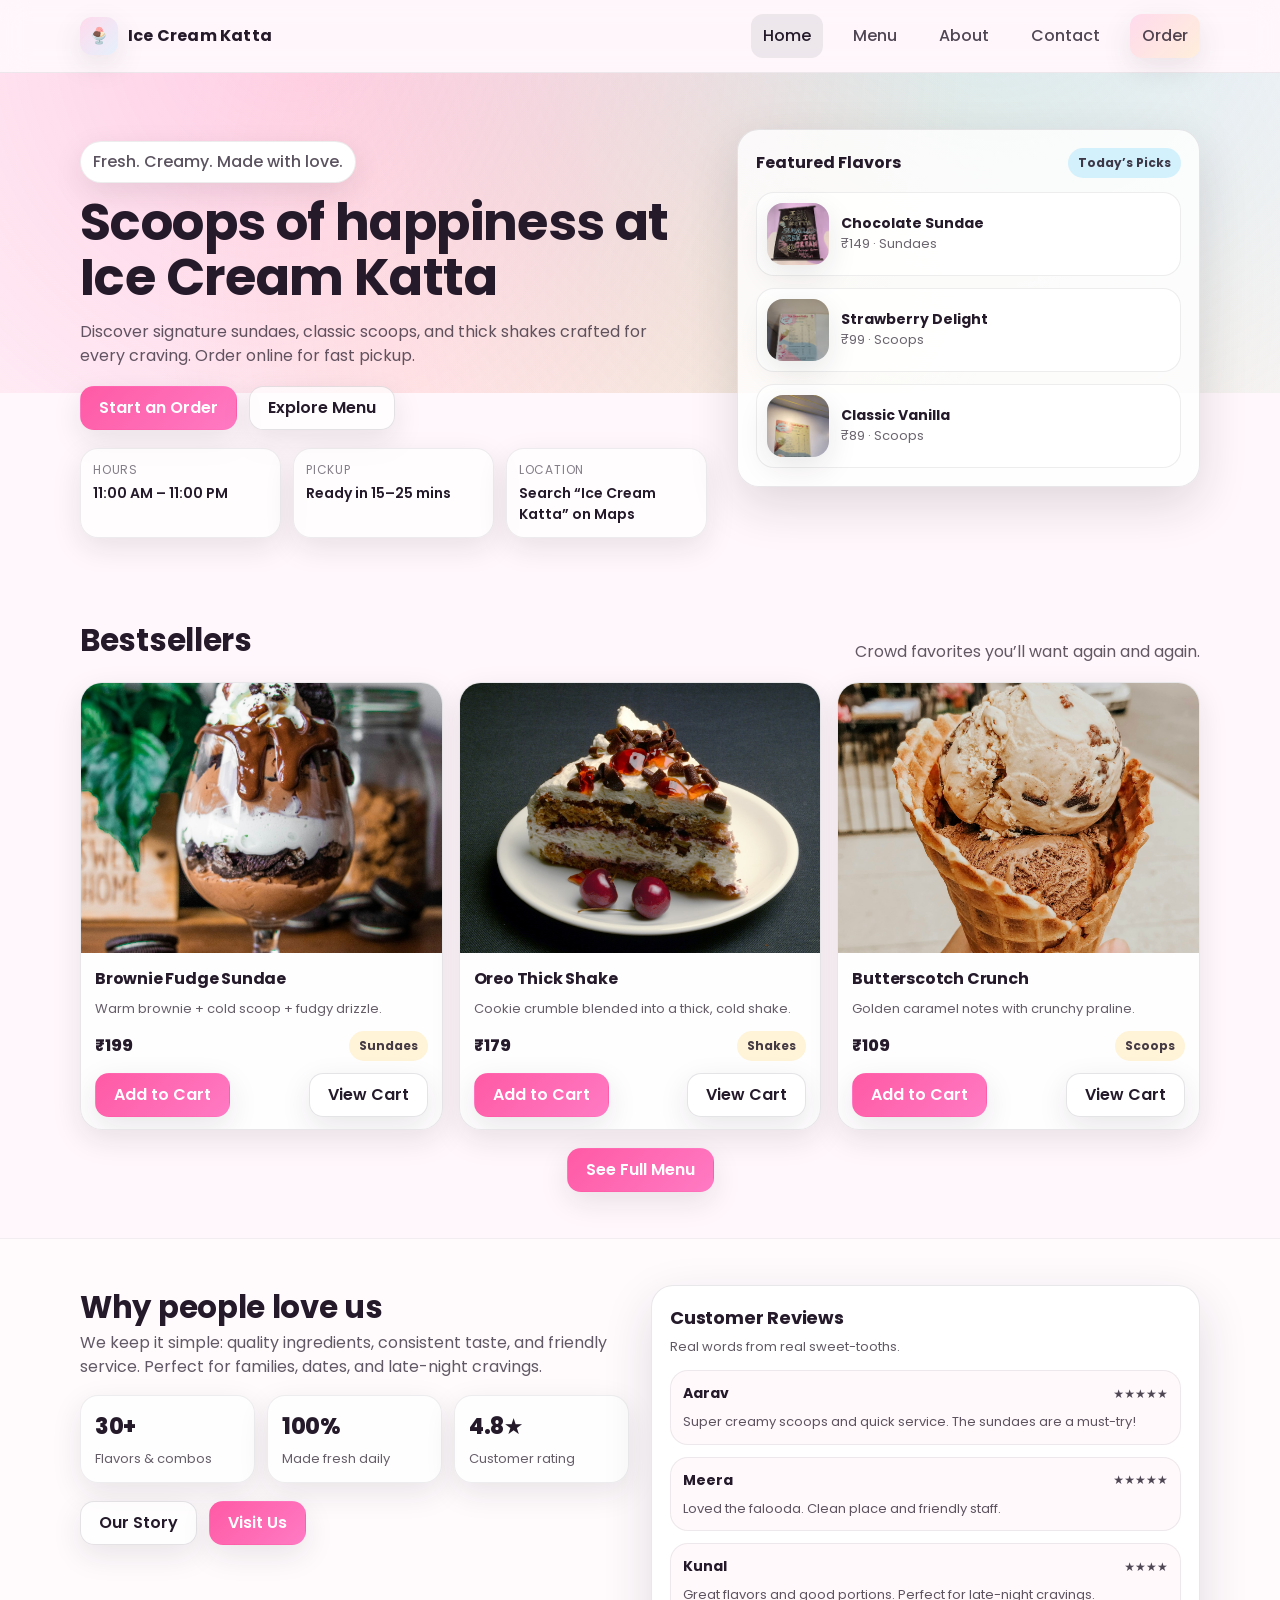
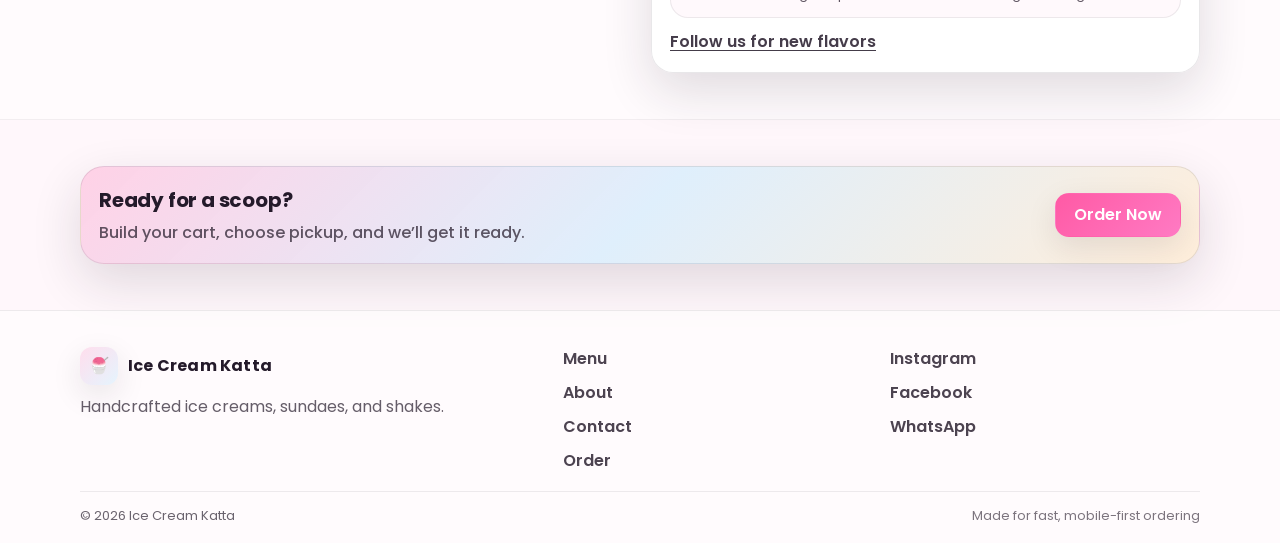
<file: index.html>
<!doctype html>
<html lang="en">
  <head>
    <meta charset="utf-8" />
    <meta name="viewport" content="width=device-width, initial-scale=1" />
    <meta
      name="description"
      content="Ice Cream Katta — handcrafted ice creams, sundaes, and shakes. Visit us for fresh flavors, friendly vibes, and fast online ordering."
    />
    <meta name="robots" content="index,follow" />
    <meta name="theme-color" content="#ff5aa5" />

    <meta property="og:title" content="Ice Cream Katta" />
    <meta
      property="og:description"
      content="Handcrafted ice creams, sundaes, and shakes. Order online or visit our shop."
    />
    <meta property="og:type" content="website" />

    <link rel="preconnect" href="https://fonts.googleapis.com" />
    <link rel="preconnect" href="https://fonts.gstatic.com" crossorigin />
    <link
      href="https://fonts.googleapis.com/css2?family=Poppins:wght@400;500;600;700&display=swap"
      rel="stylesheet"
    />
    <link rel="stylesheet" href="./assets/css/styles.css?v=1" />

    <title>Ice Cream Katta | Home</title>

    <script type="application/ld+json">
      {
        "@context": "https://schema.org",
        "@type": "IceCreamShop",
        "name": "Ice Cream Katta",
        "url": "./index.html",
        "telephone": "+91-90000-00000",
        "priceRange": "₹₹",
        "servesCuisine": "Desserts",
        "address": {
          "@type": "PostalAddress",
          "streetAddress": "Your Street",
          "addressLocality": "Your City",
          "addressRegion": "MH",
          "postalCode": "000000",
          "addressCountry": "IN"
        },
        "openingHoursSpecification": [
          {
            "@type": "OpeningHoursSpecification",
            "dayOfWeek": ["Monday", "Tuesday", "Wednesday", "Thursday", "Friday", "Saturday", "Sunday"],
            "opens": "11:00",
            "closes": "23:00"
          }
        ]
      }
    </script>
  </head>
  <body>
    <a class="skip-link" href="#main">Skip to content</a>

    <header class="site-header">
      <div class="container header-inner">
        <a class="brand" href="./index.html" aria-label="Ice Cream Katta Home">
          <span class="brand-mark" aria-hidden="true">🍨</span>
          <span class="brand-name">Ice Cream Katta</span>
        </a>

        <button class="nav-toggle" type="button" data-nav-toggle aria-label="Open menu">
          <span aria-hidden="true"></span>
          <span aria-hidden="true"></span>
          <span aria-hidden="true"></span>
        </button>

        <nav class="site-nav" data-site-nav>
          <a class="nav-link is-active" href="./index.html">Home</a>
          <a class="nav-link" href="./menu.html">Menu</a>
          <a class="nav-link" href="./about.html">About</a>
          <a class="nav-link" href="./contact.html">Contact</a>
          <a class="nav-link nav-cta" href="./order.html">
            Order
            <span class="cart-badge" data-cart-badge aria-label="Cart items">0</span>
          </a>
        </nav>
      </div>
    </header>

    <main id="main">
      <section class="hero">
        <div class="container hero-inner">
          <div class="hero-copy">
            <p class="pill">Fresh. Creamy. Made with love.</p>
            <h1 class="hero-title">Scoops of happiness at Ice Cream Katta</h1>
            <p class="hero-subtitle">
              Discover signature sundaes, classic scoops, and thick shakes crafted for every craving. Order online for fast pickup.
            </p>
            <div class="hero-actions">
              <a class="btn btn-primary" href="./order.html">Start an Order</a>
              <a class="btn btn-ghost" href="./menu.html">Explore Menu</a>
            </div>
            <div class="hero-meta">
              <div class="meta-item">
                <span class="meta-k">Hours</span>
                <span class="meta-v">11:00 AM – 11:00 PM</span>
              </div>
              <div class="meta-item">
                <span class="meta-k">Pickup</span>
                <span class="meta-v">Ready in 15–25 mins</span>
              </div>
              <div class="meta-item">
                <span class="meta-k">Location</span>
                <span class="meta-v">Search “Ice Cream Katta” on Maps</span>
              </div>
            </div>
          </div>

          <div class="hero-art" aria-hidden="true">
            <div class="hero-card">
              <div class="hero-card-top">
                <span class="hero-card-title">Featured Flavors</span>
                <span class="hero-card-chip">Today’s Picks</span>
              </div>
              <div class="hero-featured" data-featured-flavors></div>
            </div>
          </div>
        </div>
        <div class="hero-bg" aria-hidden="true"></div>
      </section>

      <section class="section">
        <div class="container">
          <div class="section-head">
            <h2 class="section-title">Bestsellers</h2>
            <p class="section-subtitle">Crowd favorites you’ll want again and again.</p>
          </div>
          <div class="grid cards" data-bestsellers></div>
          <div class="section-actions">
            <a class="btn btn-primary" href="./menu.html">See Full Menu</a>
          </div>
        </div>
      </section>

      <section class="section section-alt">
        <div class="container">
          <div class="two-col">
            <div>
              <h2 class="section-title">Why people love us</h2>
              <p class="section-subtitle">
                We keep it simple: quality ingredients, consistent taste, and friendly service. Perfect for families, dates, and late-night cravings.
              </p>
              <div class="stats">
                <div class="stat">
                  <div class="stat-num">30+</div>
                  <div class="stat-label">Flavors & combos</div>
                </div>
                <div class="stat">
                  <div class="stat-num">100%</div>
                  <div class="stat-label">Made fresh daily</div>
                </div>
                <div class="stat">
                  <div class="stat-num">4.8★</div>
                  <div class="stat-label">Customer rating</div>
                </div>
              </div>
              <div class="hero-actions">
                <a class="btn btn-ghost" href="./about.html">Our Story</a>
                <a class="btn btn-primary" href="./contact.html">Visit Us</a>
              </div>
            </div>

            <div class="review-panel">
              <div class="review-panel-head">
                <h3 class="review-panel-title">Customer Reviews</h3>
                <p class="review-panel-subtitle">Real words from real sweet-tooths.</p>
              </div>
              <div class="reviews" data-reviews></div>
              <div class="review-panel-foot">
                <a class="text-link" href="./contact.html#social">Follow us for new flavors</a>
              </div>
            </div>
          </div>
        </div>
      </section>

      <section class="section">
        <div class="container">
          <div class="cta-banner">
            <div>
              <h2 class="cta-title">Ready for a scoop?</h2>
              <p class="cta-subtitle">Build your cart, choose pickup, and we’ll get it ready.</p>
            </div>
            <a class="btn btn-primary" href="./order.html">Order Now</a>
          </div>
        </div>
      </section>
    </main>

    <footer class="site-footer">
      <div class="container footer-inner">
        <div class="footer-brand">
          <div class="brand brand-footer">
            <span class="brand-mark" aria-hidden="true">🍧</span>
            <span class="brand-name">Ice Cream Katta</span>
          </div>
          <p class="footer-note">Handcrafted ice creams, sundaes, and shakes.</p>
        </div>

        <div class="footer-links">
          <a href="./menu.html">Menu</a>
          <a href="./about.html">About</a>
          <a href="./contact.html">Contact</a>
          <a href="./order.html">Order</a>
        </div>

        <div class="footer-social" id="social">
          <a class="social" href="https://www.instagram.com/" target="_blank" rel="noreferrer">Instagram</a>
          <a class="social" href="https://www.facebook.com/" target="_blank" rel="noreferrer">Facebook</a>
          <a class="social" href="https://wa.me/919000000000" target="_blank" rel="noreferrer">WhatsApp</a>
        </div>
      </div>
      <div class="container footer-bottom">
        <span>© <span data-year></span> Ice Cream Katta</span>
        <span class="footer-small">Made for fast, mobile-first ordering</span>
      </div>
    </footer>

    <script type="module" src="./assets/js/site.js?v=1"></script>
  </body>
</html>
</file>
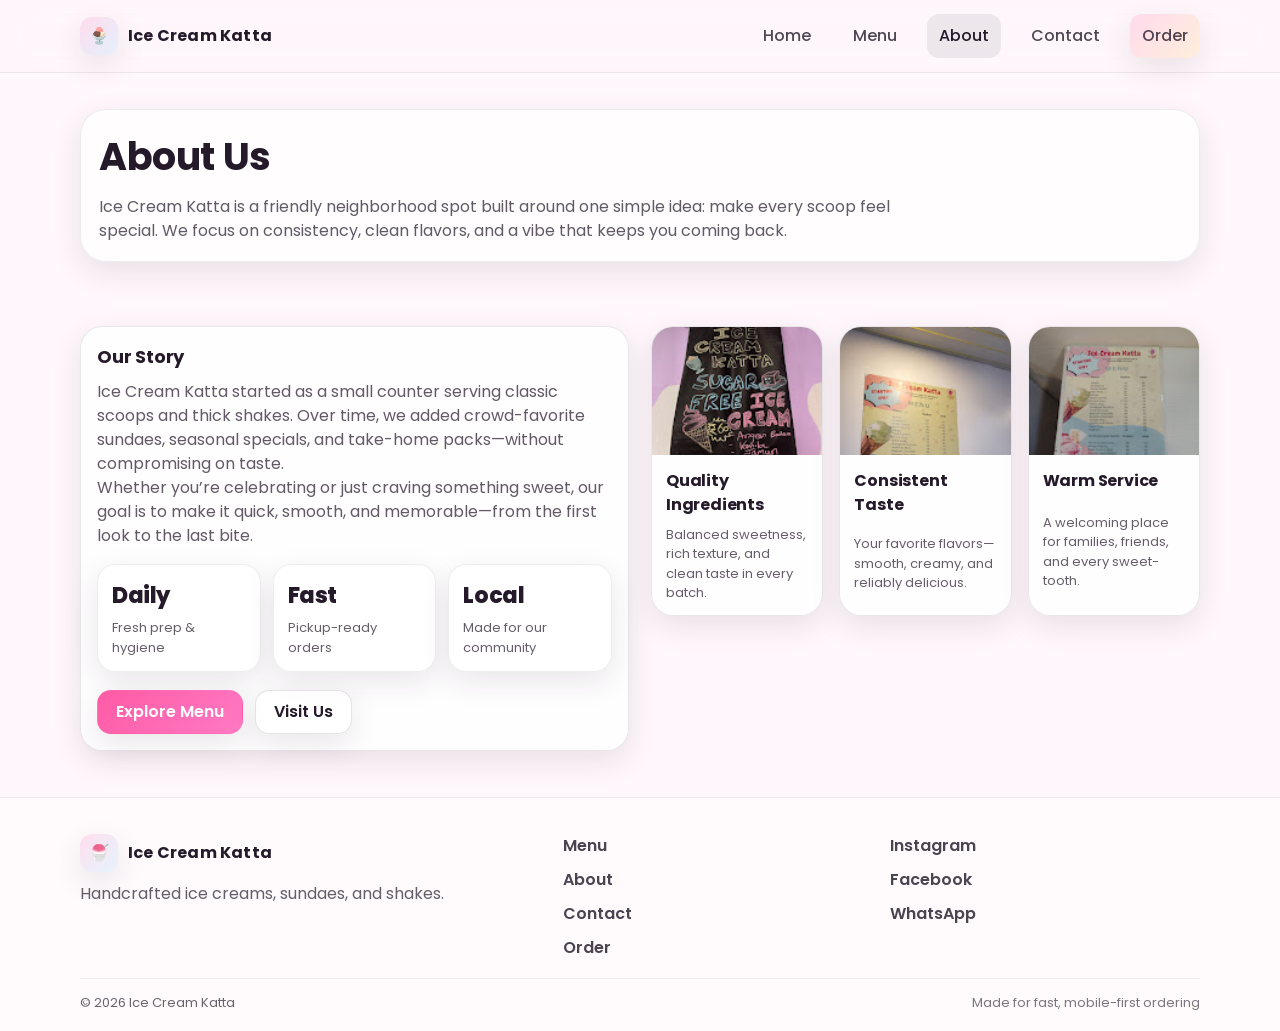
<file: about.html>
<!doctype html>
<html lang="en">
  <head>
    <meta charset="utf-8" />
    <meta name="viewport" content="width=device-width, initial-scale=1" />
    <meta
      name="description"
      content="About Ice Cream Katta — our story, values, and what makes our ice creams special. Fresh ingredients, consistent quality, and happy scoops."
    />
    <meta name="robots" content="index,follow" />
    <meta name="theme-color" content="#ff5aa5" />

    <link rel="preconnect" href="https://fonts.googleapis.com" />
    <link rel="preconnect" href="https://fonts.gstatic.com" crossorigin />
    <link
      href="https://fonts.googleapis.com/css2?family=Poppins:wght@400;500;600;700&display=swap"
      rel="stylesheet"
    />
    <link rel="stylesheet" href="./assets/css/styles.css?v=1" />
    <title>Ice Cream Katta | About</title>
  </head>
  <body>
    <a class="skip-link" href="#main">Skip to content</a>

    <header class="site-header">
      <div class="container header-inner">
        <a class="brand" href="./index.html" aria-label="Ice Cream Katta Home">
          <span class="brand-mark" aria-hidden="true">🍨</span>
          <span class="brand-name">Ice Cream Katta</span>
        </a>

        <button class="nav-toggle" type="button" data-nav-toggle aria-label="Open menu">
          <span aria-hidden="true"></span>
          <span aria-hidden="true"></span>
          <span aria-hidden="true"></span>
        </button>

        <nav class="site-nav" data-site-nav>
          <a class="nav-link" href="./index.html">Home</a>
          <a class="nav-link" href="./menu.html">Menu</a>
          <a class="nav-link is-active" href="./about.html">About</a>
          <a class="nav-link" href="./contact.html">Contact</a>
          <a class="nav-link nav-cta" href="./order.html">
            Order
            <span class="cart-badge" data-cart-badge aria-label="Cart items">0</span>
          </a>
        </nav>
      </div>
    </header>

    <main id="main">
      <section class="page-hero">
        <div class="container">
          <div class="page-hero-inner">
            <h1 class="page-title">About Us</h1>
            <p class="page-subtitle">
              Ice Cream Katta is a friendly neighborhood spot built around one simple idea: make every scoop feel special.
              We focus on consistency, clean flavors, and a vibe that keeps you coming back.
            </p>
          </div>
        </div>
      </section>

      <section class="section">
        <div class="container">
          <div class="two-col">
            <div class="panel">
              <h2 class="panel-title">Our Story</h2>
              <p class="section-subtitle">
                Ice Cream Katta started as a small counter serving classic scoops and thick shakes. Over time, we added
                crowd-favorite sundaes, seasonal specials, and take-home packs—without compromising on taste.
              </p>
              <p class="section-subtitle">
                Whether you’re celebrating or just craving something sweet, our goal is to make it quick, smooth, and
                memorable—from the first look to the last bite.
              </p>
              <div class="stats">
                <div class="stat">
                  <div class="stat-num">Daily</div>
                  <div class="stat-label">Fresh prep & hygiene</div>
                </div>
                <div class="stat">
                  <div class="stat-num">Fast</div>
                  <div class="stat-label">Pickup-ready orders</div>
                </div>
                <div class="stat">
                  <div class="stat-num">Local</div>
                  <div class="stat-label">Made for our community</div>
                </div>
              </div>
              <div class="hero-actions">
                <a class="btn btn-primary" href="./menu.html">Explore Menu</a>
                <a class="btn btn-ghost" href="./contact.html">Visit Us</a>
              </div>
            </div>

            <div class="grid cards">
              <article class="card">
                <div class="card-media">
                  <img
                    loading="lazy"
                    alt="Ice cream dessert"
                    src="./assets/images/menu-1.jpg"
                  />
                </div>
                <div class="card-body">
                  <h3 class="card-title">Quality Ingredients</h3>
                  <p class="card-desc">Balanced sweetness, rich texture, and clean taste in every batch.</p>
                </div>
              </article>

              <article class="card">
                <div class="card-media">
                  <img
                    loading="lazy"
                    alt="Ice cream scoop"
                    src="./assets/images/menu-3.jpg"
                  />
                </div>
                <div class="card-body">
                  <h3 class="card-title">Consistent Taste</h3>
                  <p class="card-desc">Your favorite flavors—smooth, creamy, and reliably delicious.</p>
                </div>
              </article>

              <article class="card">
                <div class="card-media">
                  <img
                    loading="lazy"
                    alt="Ice cream variety"
                    src="./assets/images/menu-2.jpg"
                  />
                </div>
                <div class="card-body">
                  <h3 class="card-title">Warm Service</h3>
                  <p class="card-desc">A welcoming place for families, friends, and every sweet-tooth.</p>
                </div>
              </article>
            </div>
          </div>
        </div>
      </section>
    </main>

    <footer class="site-footer">
      <div class="container footer-inner">
        <div class="footer-brand">
          <div class="brand brand-footer">
            <span class="brand-mark" aria-hidden="true">🍧</span>
            <span class="brand-name">Ice Cream Katta</span>
          </div>
          <p class="footer-note">Handcrafted ice creams, sundaes, and shakes.</p>
        </div>

        <div class="footer-links">
          <a href="./menu.html">Menu</a>
          <a href="./about.html">About</a>
          <a href="./contact.html">Contact</a>
          <a href="./order.html">Order</a>
        </div>

        <div class="footer-social" id="social">
          <a class="social" href="https://www.instagram.com/" target="_blank" rel="noreferrer">Instagram</a>
          <a class="social" href="https://www.facebook.com/" target="_blank" rel="noreferrer">Facebook</a>
          <a class="social" href="https://wa.me/919000000000" target="_blank" rel="noreferrer">WhatsApp</a>
        </div>
      </div>
      <div class="container footer-bottom">
        <span>© <span data-year></span> Ice Cream Katta</span>
        <span class="footer-small">Made for fast, mobile-first ordering</span>
      </div>
    </footer>

    <script type="module" src="./assets/js/site.js?v=1"></script>
  </body>
</html>
</file>
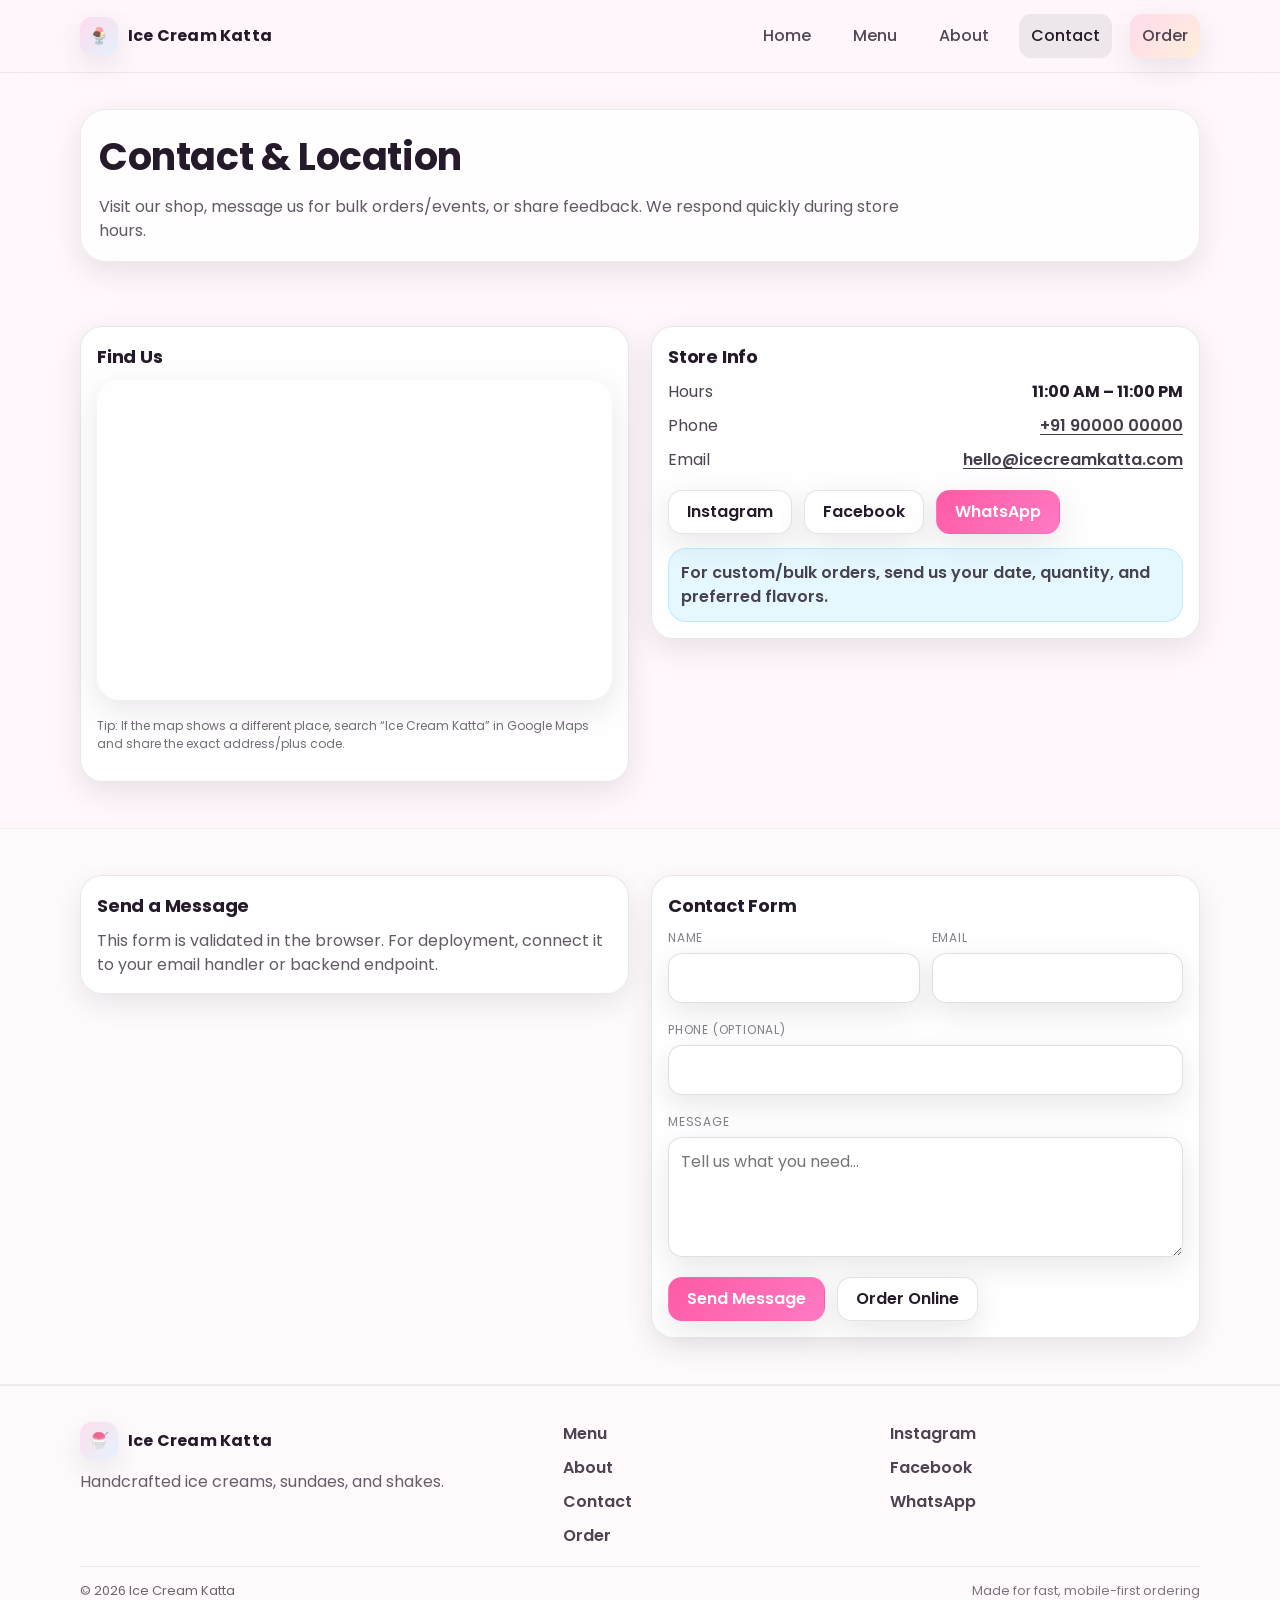
<file: contact.html>
<!doctype html>
<html lang="en">
  <head>
    <meta charset="utf-8" />
    <meta name="viewport" content="width=device-width, initial-scale=1" />
    <meta
      name="description"
      content="Contact Ice Cream Katta — store hours, map location, and a quick contact form. Reach us for bulk orders, events, and feedback."
    />
    <meta name="robots" content="index,follow" />
    <meta name="theme-color" content="#ff5aa5" />

    <link rel="preconnect" href="https://fonts.googleapis.com" />
    <link rel="preconnect" href="https://fonts.gstatic.com" crossorigin />
    <link
      href="https://fonts.googleapis.com/css2?family=Poppins:wght@400;500;600;700&display=swap"
      rel="stylesheet"
    />
    <link rel="stylesheet" href="./assets/css/styles.css?v=1" />
    <title>Ice Cream Katta | Contact</title>
  </head>
  <body>
    <a class="skip-link" href="#main">Skip to content</a>

    <header class="site-header">
      <div class="container header-inner">
        <a class="brand" href="./index.html" aria-label="Ice Cream Katta Home">
          <span class="brand-mark" aria-hidden="true">🍨</span>
          <span class="brand-name">Ice Cream Katta</span>
        </a>

        <button class="nav-toggle" type="button" data-nav-toggle aria-label="Open menu">
          <span aria-hidden="true"></span>
          <span aria-hidden="true"></span>
          <span aria-hidden="true"></span>
        </button>

        <nav class="site-nav" data-site-nav>
          <a class="nav-link" href="./index.html">Home</a>
          <a class="nav-link" href="./menu.html">Menu</a>
          <a class="nav-link" href="./about.html">About</a>
          <a class="nav-link is-active" href="./contact.html">Contact</a>
          <a class="nav-link nav-cta" href="./order.html">
            Order
            <span class="cart-badge" data-cart-badge aria-label="Cart items">0</span>
          </a>
        </nav>
      </div>
    </header>

    <main id="main">
      <section class="page-hero">
        <div class="container">
          <div class="page-hero-inner">
            <h1 class="page-title">Contact & Location</h1>
            <p class="page-subtitle">
              Visit our shop, message us for bulk orders/events, or share feedback. We respond quickly during store hours.
            </p>
          </div>
        </div>
      </section>

      <section class="section">
        <div class="container">
          <div class="two-col">
            <div class="panel">
              <h2 class="panel-title">Find Us</h2>
              <iframe
                class="map"
                loading="lazy"
                referrerpolicy="no-referrer-when-downgrade"
                src="https://www.google.com/maps?q=Ice%20Cream%20Katta&output=embed"
                title="Ice Cream Katta map"
              ></iframe>
              <p class="help">
                Tip: If the map shows a different place, search “Ice Cream Katta” in Google Maps and share the exact address/plus code.
              </p>
            </div>

            <div class="panel">
              <h2 class="panel-title">Store Info</h2>
              <div class="totals">
                <div class="totals-row"><span>Hours</span><strong>11:00 AM – 11:00 PM</strong></div>
                <div class="totals-row"><span>Phone</span><strong><a class="text-link" href="tel:+919000000000">+91 90000 00000</a></strong></div>
                <div class="totals-row">
                  <span>Email</span><strong><a class="text-link" href="mailto:hello@icecreamkatta.com">hello@icecreamkatta.com</a></strong>
                </div>
              </div>
              <div class="hero-actions" id="social">
                <a class="btn btn-ghost" href="https://www.instagram.com/" target="_blank" rel="noreferrer">Instagram</a>
                <a class="btn btn-ghost" href="https://www.facebook.com/" target="_blank" rel="noreferrer">Facebook</a>
                <a class="btn btn-primary" href="https://wa.me/919000000000" target="_blank" rel="noreferrer">WhatsApp</a>
              </div>

              <div class="notice" style="margin-top: 14px">
                For custom/bulk orders, send us your date, quantity, and preferred flavors.
              </div>
            </div>
          </div>
        </div>
      </section>

      <section class="section section-alt">
        <div class="container">
          <div class="two-col">
            <div class="panel">
              <h2 class="panel-title">Send a Message</h2>
              <p class="section-subtitle">
                This form is validated in the browser. For deployment, connect it to your email handler or backend endpoint.
              </p>
              <div class="success" data-contact-success style="display: none; margin-top: 12px">
                Thanks! Your message is ready—our team will get back to you soon.
              </div>
            </div>

            <form class="panel" data-contact-form novalidate>
              <h2 class="panel-title">Contact Form</h2>
              <div class="form-grid">
                <label class="field">
                  <span class="meta-k">Name</span>
                  <input class="input" name="name" autocomplete="name" required />
                  <span class="error" data-error-for="name"></span>
                </label>
                <label class="field">
                  <span class="meta-k">Email</span>
                  <input class="input" name="email" type="email" autocomplete="email" required />
                  <span class="error" data-error-for="email"></span>
                </label>
              </div>
              <label class="field" style="margin-top: 12px">
                <span class="meta-k">Phone (optional)</span>
                <input class="input" name="phone" type="tel" autocomplete="tel" />
                <span class="error" data-error-for="phone"></span>
              </label>
              <label class="field" style="margin-top: 12px">
                <span class="meta-k">Message</span>
                <textarea class="textarea" name="message" required placeholder="Tell us what you need…"></textarea>
                <span class="error" data-error-for="message"></span>
              </label>
              <div class="hero-actions" style="margin-top: 14px">
                <button class="btn btn-primary" type="submit">Send Message</button>
                <a class="btn btn-ghost" href="./order.html">Order Online</a>
              </div>
            </form>
          </div>
        </div>
      </section>
    </main>

    <footer class="site-footer">
      <div class="container footer-inner">
        <div class="footer-brand">
          <div class="brand brand-footer">
            <span class="brand-mark" aria-hidden="true">🍧</span>
            <span class="brand-name">Ice Cream Katta</span>
          </div>
          <p class="footer-note">Handcrafted ice creams, sundaes, and shakes.</p>
        </div>

        <div class="footer-links">
          <a href="./menu.html">Menu</a>
          <a href="./about.html">About</a>
          <a href="./contact.html">Contact</a>
          <a href="./order.html">Order</a>
        </div>

        <div class="footer-social">
          <a class="social" href="https://www.instagram.com/" target="_blank" rel="noreferrer">Instagram</a>
          <a class="social" href="https://www.facebook.com/" target="_blank" rel="noreferrer">Facebook</a>
          <a class="social" href="https://wa.me/919000000000" target="_blank" rel="noreferrer">WhatsApp</a>
        </div>
      </div>
      <div class="container footer-bottom">
        <span>© <span data-year></span> Ice Cream Katta</span>
        <span class="footer-small">Made for fast, mobile-first ordering</span>
      </div>
    </footer>

    <script type="module" src="./assets/js/site.js?v=1"></script>
  </body>
</html>
</file>
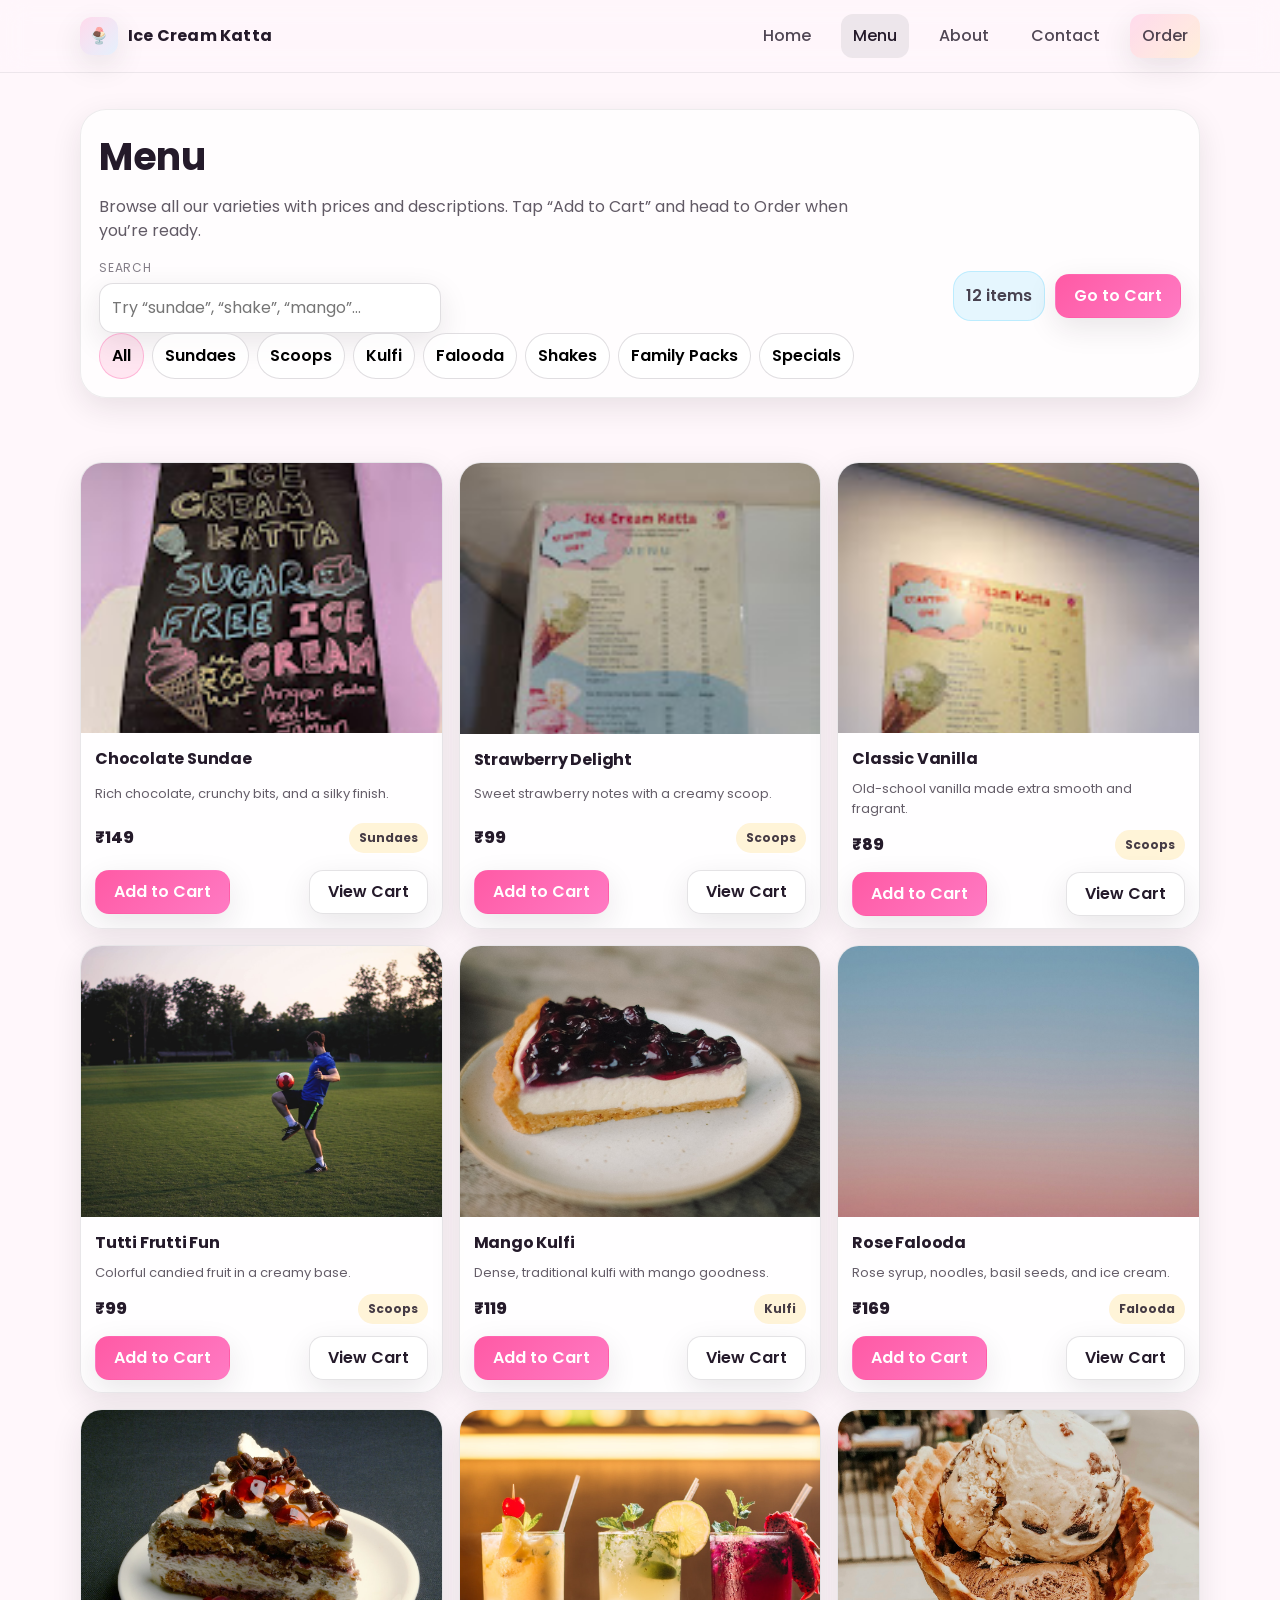
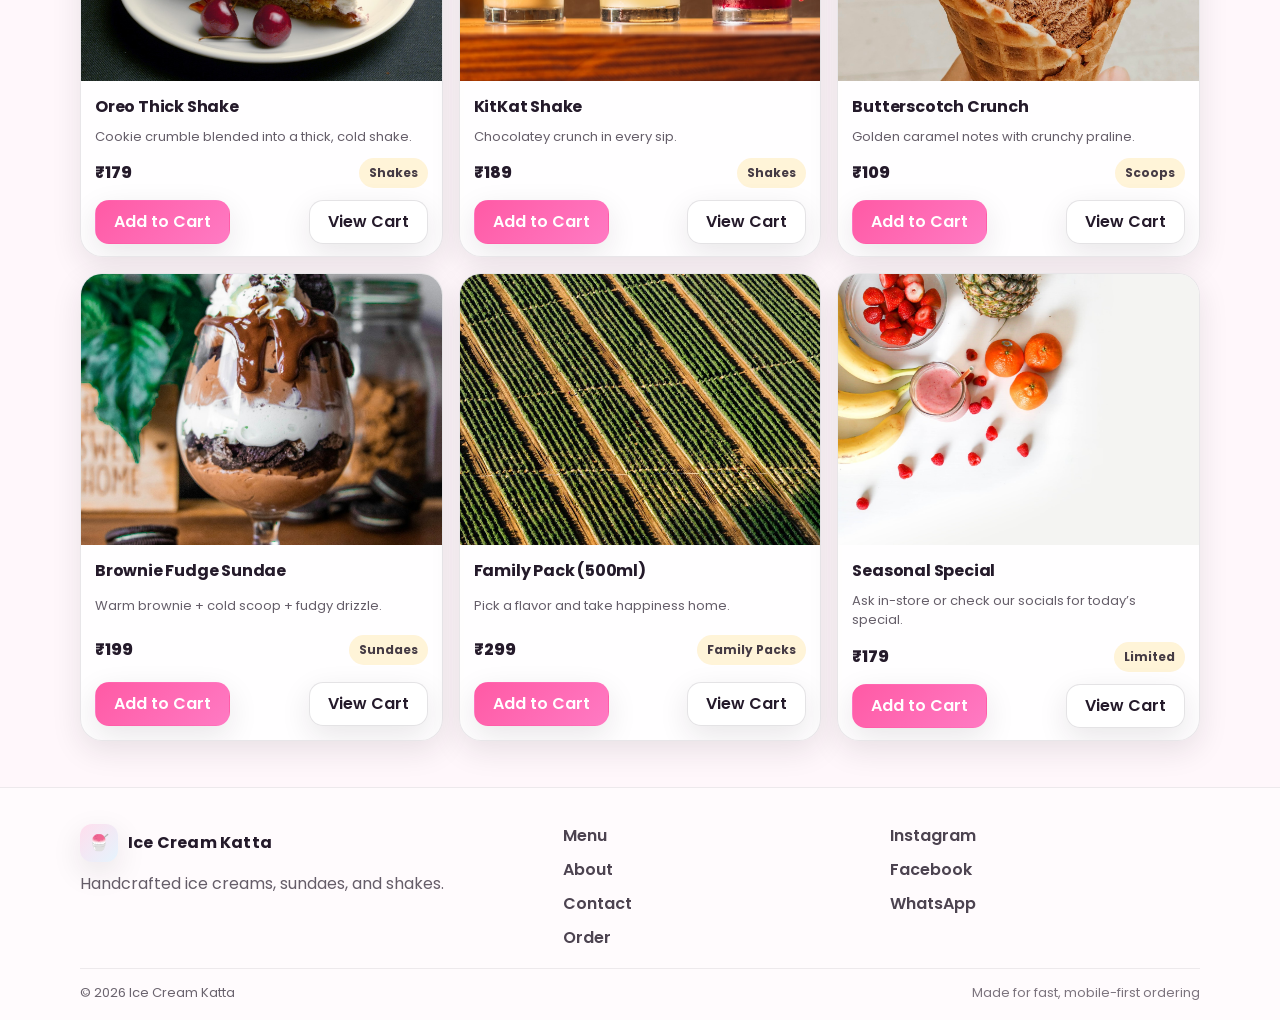
<file: menu.html>
<!doctype html>
<html lang="en">
  <head>
    <meta charset="utf-8" />
    <meta name="viewport" content="width=device-width, initial-scale=1" />
    <meta
      name="description"
      content="Explore the Ice Cream Katta menu — scoops, sundaes, shakes, falooda, kulfi and more with prices and descriptions. Add to cart and order online."
    />
    <meta name="robots" content="index,follow" />
    <meta name="theme-color" content="#ff5aa5" />

    <link rel="preconnect" href="https://fonts.googleapis.com" />
    <link rel="preconnect" href="https://fonts.gstatic.com" crossorigin />
    <link
      href="https://fonts.googleapis.com/css2?family=Poppins:wght@400;500;600;700&display=swap"
      rel="stylesheet"
    />
    <link rel="stylesheet" href="./assets/css/styles.css?v=1" />
    <title>Ice Cream Katta | Menu</title>
  </head>
  <body>
    <a class="skip-link" href="#main">Skip to content</a>

    <header class="site-header">
      <div class="container header-inner">
        <a class="brand" href="./index.html" aria-label="Ice Cream Katta Home">
          <span class="brand-mark" aria-hidden="true">🍨</span>
          <span class="brand-name">Ice Cream Katta</span>
        </a>

        <button class="nav-toggle" type="button" data-nav-toggle aria-label="Open menu">
          <span aria-hidden="true"></span>
          <span aria-hidden="true"></span>
          <span aria-hidden="true"></span>
        </button>

        <nav class="site-nav" data-site-nav>
          <a class="nav-link" href="./index.html">Home</a>
          <a class="nav-link is-active" href="./menu.html">Menu</a>
          <a class="nav-link" href="./about.html">About</a>
          <a class="nav-link" href="./contact.html">Contact</a>
          <a class="nav-link nav-cta" href="./order.html">
            Order
            <span class="cart-badge" data-cart-badge aria-label="Cart items">0</span>
          </a>
        </nav>
      </div>
    </header>

    <main id="main">
      <section class="page-hero">
        <div class="container">
          <div class="page-hero-inner">
            <h1 class="page-title">Menu</h1>
            <p class="page-subtitle">
              Browse all our varieties with prices and descriptions. Tap “Add to Cart” and head to Order when you’re ready.
            </p>
            <div class="toolbar">
              <div class="toolbar-left">
                <label class="field" aria-label="Search menu">
                  <span class="meta-k">Search</span>
                  <input class="input" type="search" placeholder="Try “sundae”, “shake”, “mango”…" data-menu-search />
                </label>
              </div>
              <div class="toolbar-left">
                <div class="notice" aria-live="polite"><span data-menu-count>0 items</span></div>
                <a class="btn btn-primary" href="./order.html">Go to Cart</a>
              </div>
            </div>
            <div class="chips" data-menu-chips></div>
          </div>
        </div>
      </section>

      <section class="section">
        <div class="container">
          <div class="grid cards" data-menu-grid></div>
        </div>
      </section>
    </main>

    <footer class="site-footer">
      <div class="container footer-inner">
        <div class="footer-brand">
          <div class="brand brand-footer">
            <span class="brand-mark" aria-hidden="true">🍧</span>
            <span class="brand-name">Ice Cream Katta</span>
          </div>
          <p class="footer-note">Handcrafted ice creams, sundaes, and shakes.</p>
        </div>

        <div class="footer-links">
          <a href="./menu.html">Menu</a>
          <a href="./about.html">About</a>
          <a href="./contact.html">Contact</a>
          <a href="./order.html">Order</a>
        </div>

        <div class="footer-social" id="social">
          <a class="social" href="https://www.instagram.com/" target="_blank" rel="noreferrer">Instagram</a>
          <a class="social" href="https://www.facebook.com/" target="_blank" rel="noreferrer">Facebook</a>
          <a class="social" href="https://wa.me/919000000000" target="_blank" rel="noreferrer">WhatsApp</a>
        </div>
      </div>
      <div class="container footer-bottom">
        <span>© <span data-year></span> Ice Cream Katta</span>
        <span class="footer-small">Made for fast, mobile-first ordering</span>
      </div>
    </footer>

    <script type="module" src="./assets/js/site.js?v=1"></script>
  </body>
</html>
</file>
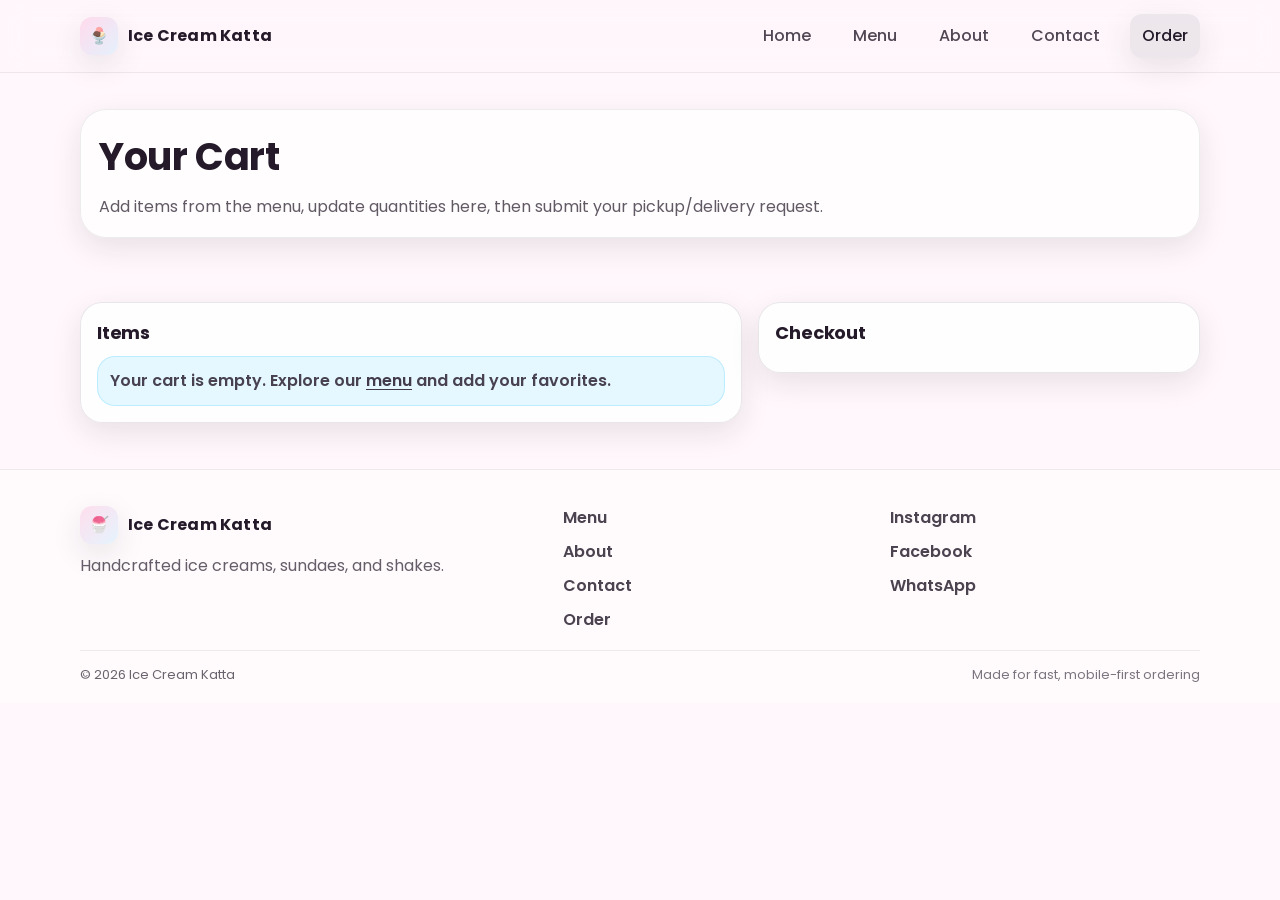
<file: order.html>
<!doctype html>
<html lang="en">
  <head>
    <meta charset="utf-8" />
    <meta name="viewport" content="width=device-width, initial-scale=1" />
    <meta
      name="description"
      content="Order from Ice Cream Katta online. Add items to cart, adjust quantities, and place a pickup/delivery request."
    />
    <meta name="robots" content="index,follow" />
    <meta name="theme-color" content="#ff5aa5" />

    <link rel="preconnect" href="https://fonts.googleapis.com" />
    <link rel="preconnect" href="https://fonts.gstatic.com" crossorigin />
    <link
      href="https://fonts.googleapis.com/css2?family=Poppins:wght@400;500;600;700&display=swap"
      rel="stylesheet"
    />
    <link rel="stylesheet" href="./assets/css/styles.css?v=1" />
    <title>Ice Cream Katta | Order</title>
  </head>
  <body>
    <a class="skip-link" href="#main">Skip to content</a>

    <header class="site-header">
      <div class="container header-inner">
        <a class="brand" href="./index.html" aria-label="Ice Cream Katta Home">
          <span class="brand-mark" aria-hidden="true">🍨</span>
          <span class="brand-name">Ice Cream Katta</span>
        </a>

        <button class="nav-toggle" type="button" data-nav-toggle aria-label="Open menu">
          <span aria-hidden="true"></span>
          <span aria-hidden="true"></span>
          <span aria-hidden="true"></span>
        </button>

        <nav class="site-nav" data-site-nav>
          <a class="nav-link" href="./index.html">Home</a>
          <a class="nav-link" href="./menu.html">Menu</a>
          <a class="nav-link" href="./about.html">About</a>
          <a class="nav-link" href="./contact.html">Contact</a>
          <a class="nav-link nav-cta is-active" href="./order.html">
            Order
            <span class="cart-badge" data-cart-badge aria-label="Cart items">0</span>
          </a>
        </nav>
      </div>
    </header>

    <main id="main">
      <section class="page-hero">
        <div class="container">
          <div class="page-hero-inner">
            <h1 class="page-title">Your Cart</h1>
            <p class="page-subtitle">
              Add items from the menu, update quantities here, then submit your pickup/delivery request.
            </p>
          </div>
        </div>
      </section>

      <section class="section">
        <div class="container">
          <div class="layout">
            <section class="panel" aria-label="Cart items">
              <h2 class="panel-title">Items</h2>
              <div class="notice" data-cart-empty style="display: none">
                Your cart is empty. Explore our <a class="text-link" href="./menu.html">menu</a> and add your favorites.
              </div>
              <div class="cart-list" data-cart-list></div>
            </section>

            <aside class="panel" aria-label="Checkout">
              <h2 class="panel-title">Checkout</h2>
              <div data-cart-totals></div>

              <div class="success" data-order-confirm style="display: none; margin-top: 12px"></div>

              <form data-checkout-form novalidate style="margin-top: 14px">
                <div class="field">
                  <span class="meta-k">Fulfillment</span>
                  <div class="chips" role="radiogroup" aria-label="Fulfillment method">
                    <label class="chip" style="display: inline-flex; align-items: center; gap: 8px">
                      <input type="radio" name="fulfillment" value="pickup" checked />
                      Pickup
                    </label>
                    <label class="chip" style="display: inline-flex; align-items: center; gap: 8px">
                      <input type="radio" name="fulfillment" value="delivery" />
                      Delivery
                    </label>
                  </div>
                </div>

                <div class="field" style="margin-top: 12px">
                  <span class="meta-k">Name</span>
                  <input class="input" name="name" autocomplete="name" required />
                  <span class="error" data-error-for="name"></span>
                </div>

                <div class="field" style="margin-top: 12px">
                  <span class="meta-k">Phone</span>
                  <input class="input" name="phone" type="tel" autocomplete="tel" required />
                  <span class="error" data-error-for="phone"></span>
                </div>

                <div class="field" style="margin-top: 12px" data-delivery-wrap>
                  <span class="meta-k">Delivery Address</span>
                  <textarea class="textarea" name="address" data-delivery-address placeholder="House no, street, landmark, area…"></textarea>
                  <span class="error" data-error-for="address"></span>
                </div>

                <div class="hero-actions" style="margin-top: 14px">
                  <button class="btn btn-primary" type="submit">Place Order</button>
                  <a class="btn btn-ghost" href="./menu.html">Add More</a>
                </div>

                <p class="help">
                  This is a front-end order request for demo/deployment. Connect to your payment/delivery system or backend
                  when ready.
                </p>
              </form>
            </aside>
          </div>
        </div>
      </section>
    </main>

    <footer class="site-footer">
      <div class="container footer-inner">
        <div class="footer-brand">
          <div class="brand brand-footer">
            <span class="brand-mark" aria-hidden="true">🍧</span>
            <span class="brand-name">Ice Cream Katta</span>
          </div>
          <p class="footer-note">Handcrafted ice creams, sundaes, and shakes.</p>
        </div>

        <div class="footer-links">
          <a href="./menu.html">Menu</a>
          <a href="./about.html">About</a>
          <a href="./contact.html">Contact</a>
          <a href="./order.html">Order</a>
        </div>

        <div class="footer-social" id="social">
          <a class="social" href="https://www.instagram.com/" target="_blank" rel="noreferrer">Instagram</a>
          <a class="social" href="https://www.facebook.com/" target="_blank" rel="noreferrer">Facebook</a>
          <a class="social" href="https://wa.me/919000000000" target="_blank" rel="noreferrer">WhatsApp</a>
        </div>
      </div>
      <div class="container footer-bottom">
        <span>© <span data-year></span> Ice Cream Katta</span>
        <span class="footer-small">Made for fast, mobile-first ordering</span>
      </div>
    </footer>

    <script type="module" src="./assets/js/site.js?v=1"></script>
  </body>
</html>
</file>
<file: assets/css/styles.css>
*,
*::before,
*::after {
  box-sizing: border-box;
}

html {
  color-scheme: light;
  text-size-adjust: 100%;
}

body {
  margin: 0;
  font-family: Poppins, system-ui, -apple-system, Segoe UI, Roboto, Arial, sans-serif;
  line-height: 1.5;
  color: #241a2a;
  background: #fff7fb;
}

img {
  max-width: 100%;
  height: auto;
  display: block;
}

a {
  color: inherit;
  text-decoration: none;
}

button,
input,
textarea,
select {
  font: inherit;
}

:root {
  --bg: #fff7fb;
  --card: #ffffff;
  --ink: #241a2a;
  --muted: rgba(36, 26, 42, 0.72);
  --soft: rgba(36, 26, 42, 0.08);
  --brand: #ff5aa5;
  --brand-2: #6dd5ff;
  --brand-3: #ffd166;
  --ok: #2bb673;
  --danger: #d64550;
  --radius: 18px;
  --shadow: 0 18px 50px rgba(36, 26, 42, 0.14);
  --shadow-soft: 0 10px 30px rgba(36, 26, 42, 0.1);
}

.container {
  width: min(1120px, calc(100% - 40px));
  margin-inline: auto;
}

.skip-link {
  position: absolute;
  left: -999px;
  top: 10px;
  background: #ffffff;
  border: 1px solid var(--soft);
  padding: 10px 12px;
  border-radius: 10px;
  z-index: 999;
}

.skip-link:focus {
  left: 16px;
}

.site-header {
  position: sticky;
  top: 0;
  z-index: 100;
  background: rgba(255, 247, 251, 0.78);
  backdrop-filter: blur(14px);
  border-bottom: 1px solid rgba(36, 26, 42, 0.08);
}

.header-inner {
  display: flex;
  align-items: center;
  justify-content: space-between;
  padding: 14px 0;
  gap: 14px;
}

.brand {
  display: inline-flex;
  align-items: center;
  gap: 10px;
}

.brand-mark {
  width: 38px;
  height: 38px;
  display: grid;
  place-items: center;
  border-radius: 12px;
  background: linear-gradient(135deg, rgba(255, 90, 165, 0.18), rgba(109, 213, 255, 0.18));
  box-shadow: var(--shadow-soft);
}

.brand-name {
  font-weight: 700;
  letter-spacing: 0.2px;
}

.site-nav {
  display: flex;
  align-items: center;
  gap: 18px;
}

.nav-link {
  font-weight: 500;
  color: rgba(36, 26, 42, 0.8);
  padding: 10px 12px;
  border-radius: 12px;
}

.nav-link:hover {
  background: rgba(255, 90, 165, 0.1);
  color: var(--ink);
}

.nav-link.is-active {
  background: rgba(36, 26, 42, 0.08);
  color: var(--ink);
}

.nav-cta {
  background: linear-gradient(135deg, rgba(255, 90, 165, 0.18), rgba(255, 209, 102, 0.22));
  box-shadow: var(--shadow-soft);
}

.cart-badge {
  display: inline-grid;
  place-items: center;
  min-width: 24px;
  height: 24px;
  margin-left: 8px;
  padding: 0 7px;
  border-radius: 999px;
  font-size: 12px;
  font-weight: 700;
  background: var(--brand);
  color: #fff;
}

.nav-toggle {
  display: none;
  width: 46px;
  height: 44px;
  padding: 10px 12px;
  border-radius: 14px;
  border: 1px solid rgba(36, 26, 42, 0.12);
  background: #fff;
  box-shadow: var(--shadow-soft);
}

.nav-toggle span {
  display: block;
  height: 2px;
  background: rgba(36, 26, 42, 0.75);
  border-radius: 99px;
}

.nav-toggle span + span {
  margin-top: 6px;
}

.hero {
  position: relative;
  padding: 56px 0 34px;
  overflow: hidden;
}

.hero-inner {
  display: grid;
  grid-template-columns: 1.15fr 0.85fr;
  gap: 30px;
  align-items: start;
}

.hero-bg {
  position: absolute;
  inset: -200px -200px auto -200px;
  height: 520px;
  background: radial-gradient(circle at 30% 30%, rgba(255, 90, 165, 0.26), transparent 55%),
    radial-gradient(circle at 70% 20%, rgba(109, 213, 255, 0.26), transparent 55%),
    radial-gradient(circle at 60% 80%, rgba(255, 209, 102, 0.24), transparent 60%);
  filter: blur(0px);
  z-index: -1;
}

.hero-copy {
  padding-top: 12px;
}

.pill {
  display: inline-flex;
  align-items: center;
  gap: 8px;
  padding: 8px 12px;
  border-radius: 999px;
  background: #fff;
  border: 1px solid rgba(36, 26, 42, 0.08);
  box-shadow: var(--shadow-soft);
  color: rgba(36, 26, 42, 0.75);
  font-weight: 500;
  margin: 0 0 12px;
}

.hero-title {
  font-size: clamp(32px, 4vw, 52px);
  line-height: 1.08;
  margin: 0;
  letter-spacing: -0.6px;
}

.hero-subtitle {
  margin: 14px 0 0;
  color: var(--muted);
  max-width: 58ch;
}

.hero-actions {
  display: flex;
  flex-wrap: wrap;
  gap: 12px;
  margin-top: 18px;
}

.btn {
  display: inline-flex;
  align-items: center;
  justify-content: center;
  gap: 10px;
  height: 44px;
  padding: 0 18px;
  border-radius: 14px;
  border: 1px solid rgba(36, 26, 42, 0.12);
  background: #fff;
  box-shadow: var(--shadow-soft);
  font-weight: 600;
  cursor: pointer;
  transition: transform 120ms ease, box-shadow 120ms ease;
}

.btn:hover {
  transform: translateY(-1px);
  box-shadow: var(--shadow);
}

.btn:active {
  transform: translateY(0px);
}

.btn-primary {
  border-color: transparent;
  background: linear-gradient(135deg, var(--brand), #ff7ac3);
  color: #fff;
}

.btn-ghost {
  background: rgba(255, 255, 255, 0.7);
}

.text-link {
  color: rgba(36, 26, 42, 0.85);
  font-weight: 600;
  text-decoration: underline;
  text-underline-offset: 3px;
}

.hero-meta {
  margin-top: 18px;
  display: grid;
  grid-template-columns: repeat(3, minmax(0, 1fr));
  gap: 12px;
}

.meta-item {
  background: rgba(255, 255, 255, 0.7);
  border: 1px solid rgba(36, 26, 42, 0.08);
  border-radius: var(--radius);
  padding: 12px 12px;
  box-shadow: var(--shadow-soft);
}

.meta-k {
  display: block;
  font-size: 12px;
  text-transform: uppercase;
  letter-spacing: 0.8px;
  color: rgba(36, 26, 42, 0.56);
}

.meta-v {
  display: block;
  font-weight: 600;
  margin-top: 4px;
  font-size: 14px;
}

.hero-art {
  position: relative;
}

.hero-card {
  background: rgba(255, 255, 255, 0.8);
  border: 1px solid rgba(36, 26, 42, 0.1);
  border-radius: 22px;
  box-shadow: var(--shadow);
  padding: 18px;
  overflow: hidden;
}

.hero-card-top {
  display: flex;
  align-items: center;
  justify-content: space-between;
  gap: 12px;
  margin-bottom: 14px;
}

.hero-card-title {
  font-weight: 700;
}

.hero-card-chip {
  font-size: 12px;
  font-weight: 700;
  padding: 6px 10px;
  border-radius: 999px;
  background: rgba(109, 213, 255, 0.28);
  color: rgba(36, 26, 42, 0.86);
}

.hero-featured {
  display: grid;
  gap: 12px;
}

.featured-item {
  display: grid;
  grid-template-columns: 62px 1fr;
  gap: 12px;
  align-items: center;
  background: rgba(255, 255, 255, 0.85);
  border: 1px solid rgba(36, 26, 42, 0.08);
  border-radius: 18px;
  padding: 10px;
}

.featured-img {
  width: 62px;
  height: 62px;
  border-radius: 16px;
  object-fit: cover;
  box-shadow: var(--shadow-soft);
}

.featured-title {
  font-weight: 700;
  margin: 0;
  font-size: 14px;
  line-height: 1.2;
}

.featured-meta {
  margin: 2px 0 0;
  font-size: 13px;
  color: rgba(36, 26, 42, 0.68);
}

.section {
  padding: 46px 0;
}

.section-alt {
  background: rgba(255, 255, 255, 0.55);
  border-top: 1px solid rgba(36, 26, 42, 0.06);
  border-bottom: 1px solid rgba(36, 26, 42, 0.06);
}

.section-head {
  display: flex;
  align-items: flex-end;
  justify-content: space-between;
  gap: 18px;
  margin-bottom: 18px;
}

.section-title {
  font-size: clamp(24px, 2.4vw, 32px);
  margin: 0;
  letter-spacing: -0.3px;
}

.section-subtitle {
  margin: 0;
  color: var(--muted);
  max-width: 70ch;
}

.section-actions {
  margin-top: 18px;
  display: flex;
  justify-content: center;
}

.grid {
  display: grid;
  gap: 16px;
}

.cards {
  grid-template-columns: repeat(3, minmax(0, 1fr));
}

.card {
  background: rgba(255, 255, 255, 0.86);
  border: 1px solid rgba(36, 26, 42, 0.1);
  border-radius: 22px;
  overflow: hidden;
  box-shadow: var(--shadow-soft);
  display: flex;
  flex-direction: column;
}

.card-media {
  aspect-ratio: 4 / 3;
  overflow: hidden;
  background: linear-gradient(135deg, rgba(255, 90, 165, 0.1), rgba(109, 213, 255, 0.12));
}

.card-media img {
  width: 100%;
  height: 100%;
  object-fit: cover;
}

.card-body {
  padding: 14px 14px 12px;
  display: grid;
  gap: 8px;
  flex: 1;
}

.card-title {
  font-size: 16px;
  margin: 0;
  font-weight: 700;
  letter-spacing: -0.2px;
}

.card-desc {
  margin: 0;
  color: rgba(36, 26, 42, 0.7);
  font-size: 13px;
}

.card-row {
  display: flex;
  align-items: center;
  justify-content: space-between;
  gap: 12px;
  margin-top: 4px;
}

.price {
  font-weight: 800;
}

.tag {
  font-size: 12px;
  font-weight: 700;
  padding: 6px 10px;
  border-radius: 999px;
  background: rgba(255, 209, 102, 0.25);
  color: rgba(36, 26, 42, 0.85);
}

.two-col {
  display: grid;
  grid-template-columns: 1fr 1fr;
  gap: 22px;
  align-items: start;
}

.stats {
  display: grid;
  grid-template-columns: repeat(3, minmax(0, 1fr));
  gap: 12px;
  margin: 16px 0;
}

.stat {
  background: rgba(255, 255, 255, 0.78);
  border: 1px solid rgba(36, 26, 42, 0.08);
  border-radius: 18px;
  padding: 14px 14px;
  box-shadow: var(--shadow-soft);
}

.stat-num {
  font-size: 22px;
  font-weight: 800;
  letter-spacing: -0.4px;
}

.stat-label {
  margin-top: 6px;
  color: rgba(36, 26, 42, 0.7);
  font-size: 13px;
}

.review-panel {
  background: rgba(255, 255, 255, 0.86);
  border: 1px solid rgba(36, 26, 42, 0.1);
  border-radius: 22px;
  box-shadow: var(--shadow);
  padding: 18px;
}

.review-panel-title {
  margin: 0;
  font-size: 18px;
  letter-spacing: -0.2px;
}

.review-panel-subtitle {
  margin: 6px 0 0;
  color: var(--muted);
  font-size: 13px;
}

.reviews {
  margin-top: 14px;
  display: grid;
  gap: 12px;
}

.review {
  background: rgba(255, 247, 251, 0.75);
  border: 1px solid rgba(36, 26, 42, 0.08);
  border-radius: 18px;
  padding: 12px;
}

.review-top {
  display: flex;
  align-items: center;
  justify-content: space-between;
  gap: 10px;
}

.review-name {
  font-weight: 700;
  font-size: 14px;
}

.review-stars {
  font-size: 12px;
  font-weight: 800;
  letter-spacing: 0.2px;
  color: rgba(36, 26, 42, 0.8);
}

.review-text {
  margin: 8px 0 0;
  color: rgba(36, 26, 42, 0.74);
  font-size: 13px;
}

.review-panel-foot {
  margin-top: 12px;
}

.cta-banner {
  display: flex;
  align-items: center;
  justify-content: space-between;
  gap: 16px;
  padding: 18px;
  border-radius: 24px;
  background: linear-gradient(135deg, rgba(255, 90, 165, 0.24), rgba(109, 213, 255, 0.22), rgba(255, 209, 102, 0.22));
  border: 1px solid rgba(36, 26, 42, 0.1);
  box-shadow: var(--shadow);
}

.cta-title {
  margin: 0;
  font-size: 20px;
  letter-spacing: -0.2px;
}

.cta-subtitle {
  margin: 6px 0 0;
  color: rgba(36, 26, 42, 0.72);
  font-weight: 500;
}

.page-hero {
  padding: 36px 0 18px;
}

.page-hero-inner {
  background: rgba(255, 255, 255, 0.78);
  border: 1px solid rgba(36, 26, 42, 0.08);
  border-radius: 26px;
  padding: 18px;
  box-shadow: var(--shadow-soft);
}

.page-title {
  margin: 0;
  font-size: clamp(26px, 3vw, 38px);
  letter-spacing: -0.4px;
}

.page-subtitle {
  margin: 10px 0 0;
  color: var(--muted);
  max-width: 80ch;
}

.toolbar {
  margin-top: 16px;
  display: flex;
  gap: 10px;
  flex-wrap: wrap;
  align-items: center;
  justify-content: space-between;
}

.toolbar-left {
  display: flex;
  flex-wrap: wrap;
  gap: 10px;
  align-items: center;
}

.field {
  display: grid;
  gap: 6px;
}

.input,
.textarea,
.select {
  width: 100%;
  border-radius: 14px;
  border: 1px solid rgba(36, 26, 42, 0.14);
  background: rgba(255, 255, 255, 0.8);
  padding: 12px 12px;
  box-shadow: var(--shadow-soft);
}

.textarea {
  min-height: 120px;
  resize: vertical;
}

.chips {
  display: flex;
  flex-wrap: wrap;
  gap: 8px;
}

.chip {
  border: 1px solid rgba(36, 26, 42, 0.14);
  background: rgba(255, 255, 255, 0.8);
  padding: 10px 12px;
  border-radius: 999px;
  font-weight: 600;
  cursor: pointer;
}

.chip[aria-pressed="true"] {
  background: rgba(255, 90, 165, 0.14);
  border-color: rgba(255, 90, 165, 0.35);
}

.notice {
  background: rgba(109, 213, 255, 0.18);
  border: 1px solid rgba(109, 213, 255, 0.34);
  padding: 12px;
  border-radius: 18px;
  font-weight: 600;
  color: rgba(36, 26, 42, 0.82);
}

.layout {
  display: grid;
  grid-template-columns: 1.2fr 0.8fr;
  gap: 16px;
  align-items: start;
}

.panel {
  background: rgba(255, 255, 255, 0.86);
  border: 1px solid rgba(36, 26, 42, 0.1);
  border-radius: 22px;
  box-shadow: var(--shadow-soft);
  padding: 16px;
}

.panel-title {
  margin: 0 0 10px;
  font-size: 18px;
  letter-spacing: -0.2px;
}

.cart-list {
  display: grid;
  gap: 12px;
}

.cart-item {
  display: grid;
  grid-template-columns: 76px 1fr;
  gap: 12px;
  align-items: center;
  background: rgba(255, 247, 251, 0.75);
  border: 1px solid rgba(36, 26, 42, 0.08);
  border-radius: 18px;
  padding: 10px;
}

.cart-img {
  width: 76px;
  height: 76px;
  border-radius: 18px;
  object-fit: cover;
  box-shadow: var(--shadow-soft);
}

.cart-title {
  margin: 0;
  font-weight: 800;
  font-size: 14px;
}

.cart-desc {
  margin: 4px 0 0;
  color: rgba(36, 26, 42, 0.68);
  font-size: 12px;
}

.cart-row {
  display: flex;
  align-items: center;
  justify-content: space-between;
  gap: 12px;
  margin-top: 10px;
}

.qty {
  display: inline-flex;
  align-items: center;
  gap: 8px;
  background: rgba(255, 255, 255, 0.8);
  border: 1px solid rgba(36, 26, 42, 0.1);
  border-radius: 999px;
  padding: 6px 8px;
}

.qty button {
  width: 32px;
  height: 30px;
  border-radius: 999px;
  border: 1px solid rgba(36, 26, 42, 0.12);
  background: #fff;
  cursor: pointer;
  font-weight: 800;
}

.qty span {
  min-width: 20px;
  text-align: center;
  font-weight: 800;
}

.btn-danger {
  border-color: rgba(214, 69, 80, 0.28);
  background: rgba(214, 69, 80, 0.1);
  color: rgba(36, 26, 42, 0.9);
}

.totals {
  display: grid;
  gap: 10px;
  margin-top: 10px;
}

.totals-row {
  display: flex;
  justify-content: space-between;
  gap: 10px;
  color: rgba(36, 26, 42, 0.82);
}

.totals-row strong {
  color: var(--ink);
}

.help {
  margin-top: 10px;
  color: rgba(36, 26, 42, 0.64);
  font-size: 12px;
}

.form-grid {
  display: grid;
  grid-template-columns: 1fr 1fr;
  gap: 12px;
}

.error {
  color: var(--danger);
  font-weight: 600;
  font-size: 12px;
}

.success {
  background: rgba(43, 182, 115, 0.12);
  border: 1px solid rgba(43, 182, 115, 0.26);
  color: rgba(36, 26, 42, 0.86);
  padding: 12px;
  border-radius: 18px;
  font-weight: 600;
}

.map {
  width: 100%;
  height: 320px;
  border: 0;
  border-radius: 22px;
  box-shadow: var(--shadow-soft);
}

.site-footer {
  padding: 36px 0 18px;
  border-top: 1px solid rgba(36, 26, 42, 0.08);
  background: rgba(255, 255, 255, 0.55);
}

.footer-inner {
  display: grid;
  grid-template-columns: 1.2fr 0.8fr 0.8fr;
  gap: 18px;
  align-items: start;
}

.footer-note {
  margin: 10px 0 0;
  color: rgba(36, 26, 42, 0.7);
}

.footer-links,
.footer-social {
  display: grid;
  gap: 10px;
  justify-items: start;
}

.footer-links a,
.footer-social a {
  color: rgba(36, 26, 42, 0.82);
  font-weight: 600;
}

.footer-links a:hover,
.footer-social a:hover {
  text-decoration: underline;
  text-underline-offset: 3px;
}

.footer-bottom {
  margin-top: 18px;
  padding-top: 14px;
  display: flex;
  align-items: center;
  justify-content: space-between;
  gap: 10px;
  color: rgba(36, 26, 42, 0.68);
  border-top: 1px solid rgba(36, 26, 42, 0.08);
  font-size: 13px;
}

.footer-small {
  color: rgba(36, 26, 42, 0.6);
}

@media (max-width: 920px) {
  .hero-inner {
    grid-template-columns: 1fr;
  }

  .two-col {
    grid-template-columns: 1fr;
  }

  .cards {
    grid-template-columns: repeat(2, minmax(0, 1fr));
  }

  .layout {
    grid-template-columns: 1fr;
  }
}

@media (max-width: 760px) {
  .nav-toggle {
    display: inline-flex;
    flex-direction: column;
    justify-content: center;
    gap: 0;
  }

  .site-nav {
    position: fixed;
    inset: 72px 16px auto 16px;
    border-radius: 22px;
    background: rgba(255, 255, 255, 0.92);
    border: 1px solid rgba(36, 26, 42, 0.1);
    box-shadow: var(--shadow);
    padding: 14px;
    display: none;
    flex-direction: column;
    align-items: stretch;
    gap: 8px;
  }

  .site-nav.is-open {
    display: flex;
  }

  .nav-link {
    width: 100%;
  }

  .hero-meta {
    grid-template-columns: 1fr;
  }

  .stats {
    grid-template-columns: 1fr;
  }

  .cards {
    grid-template-columns: 1fr;
  }

  .section-head {
    flex-direction: column;
    align-items: flex-start;
  }

  .cta-banner {
    flex-direction: column;
    align-items: flex-start;
  }

  .footer-inner {
    grid-template-columns: 1fr;
  }

  .footer-bottom {
    flex-direction: column;
    align-items: flex-start;
  }

  .form-grid {
    grid-template-columns: 1fr;
  }
}
</file>
